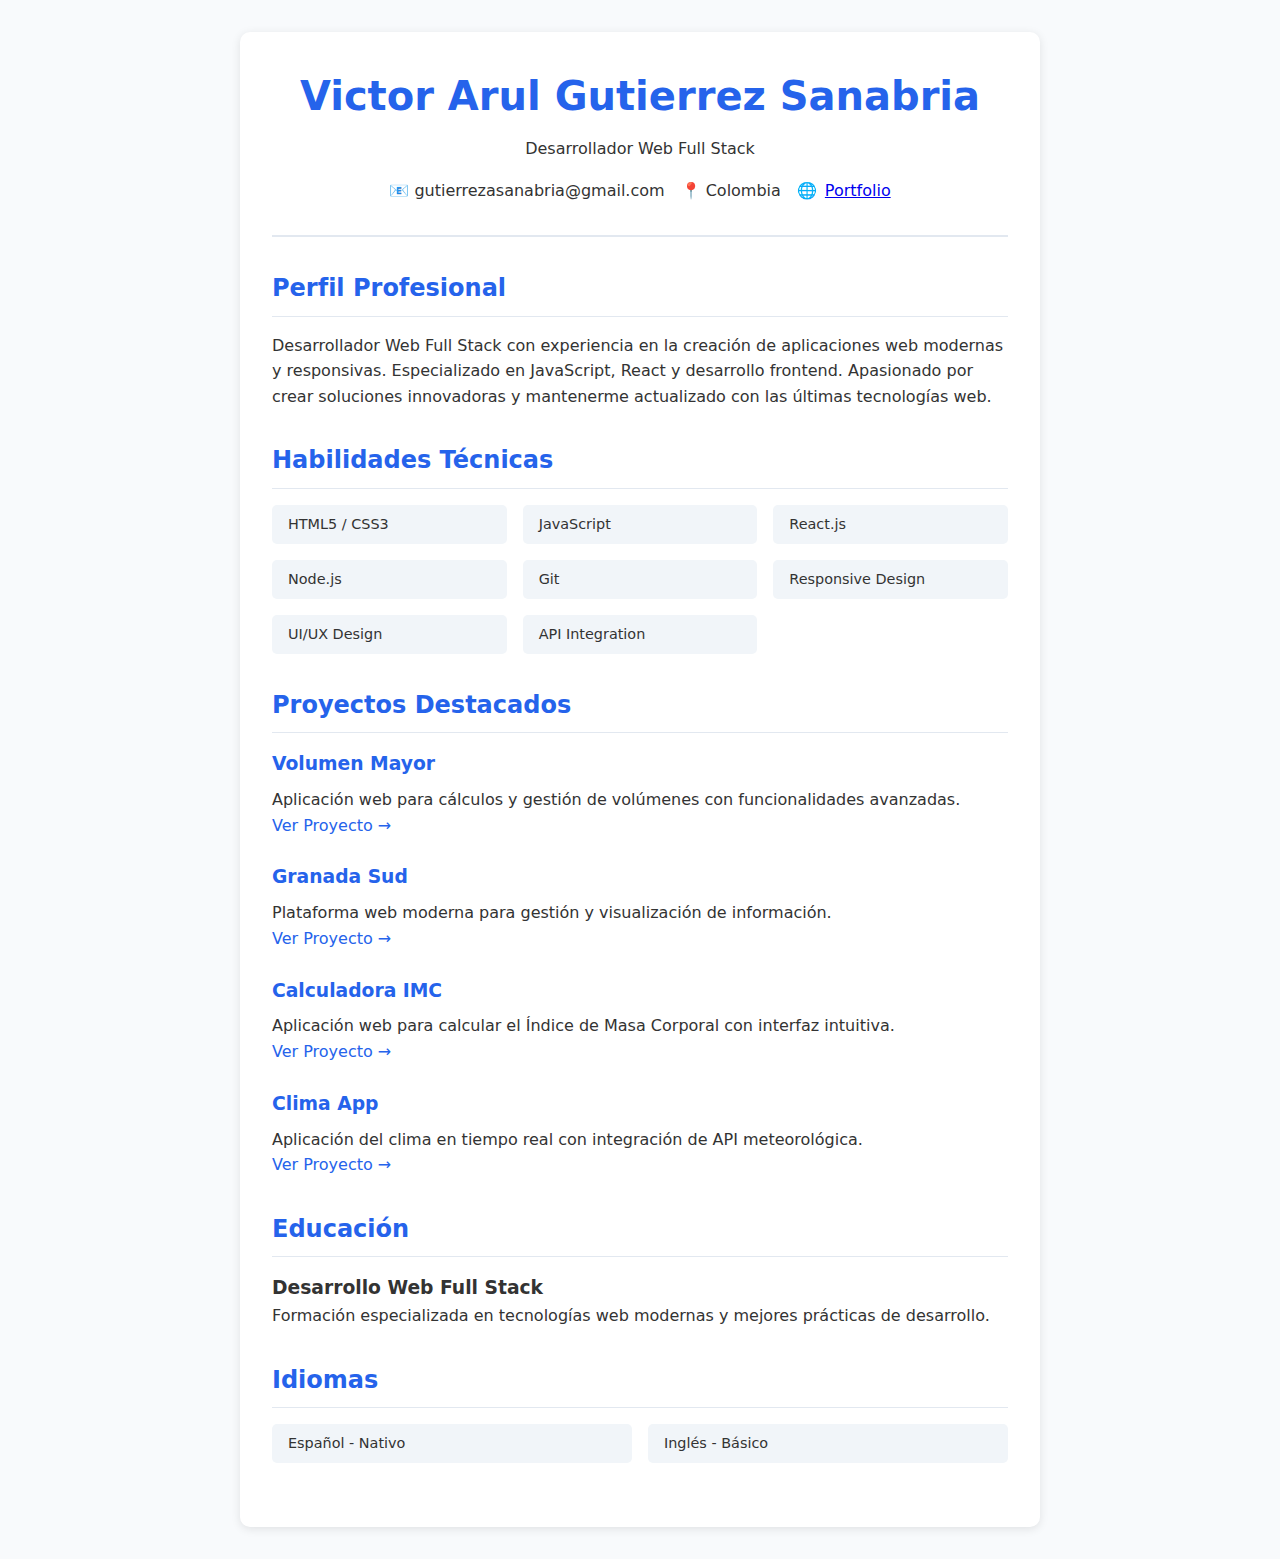
<file: assets/docs/CV_Victor_Gutierrez.html>
<!DOCTYPE html>
<html lang="es">
<head>
    <meta charset="UTF-8">
    <meta name="viewport" content="width=device-width, initial-scale=1.0">
    <title>CV - Victor Arul Gutierrez Sanabria</title>
    <style>
        :root {
            --primary-color: #2563eb;
            --text-color: #333;
            --background-color: #f8fafc;
            --border-color: #e2e8f0;
        }

        * {
            margin: 0;
            padding: 0;
            box-sizing: border-box;
        }

        body {
            font-family: 'Segoe UI', system-ui, sans-serif;
            line-height: 1.6;
            color: var(--text-color);
            background-color: var(--background-color);
            padding: 2rem;
        }

        .cv-container {
            max-width: 800px;
            margin: 0 auto;
            background: white;
            padding: 2rem;
            border-radius: 10px;
            box-shadow: 0 2px 10px rgba(0, 0, 0, 0.1);
        }

        .header {
            text-align: center;
            margin-bottom: 2rem;
            padding-bottom: 1rem;
            border-bottom: 2px solid var(--border-color);
        }

        .header h1 {
            color: var(--primary-color);
            font-size: 2.5rem;
            margin-bottom: 0.5rem;
        }

        .contact-info {
            margin: 1rem 0;
            display: flex;
            justify-content: center;
            flex-wrap: wrap;
            gap: 1rem;
        }

        .contact-info span {
            display: flex;
            align-items: center;
            gap: 0.5rem;
        }

        .section {
            margin-bottom: 2rem;
        }

        .section h2 {
            color: var(--primary-color);
            margin-bottom: 1rem;
            padding-bottom: 0.5rem;
            border-bottom: 1px solid var(--border-color);
        }

        .skill-list {
            display: grid;
            grid-template-columns: repeat(auto-fit, minmax(200px, 1fr));
            gap: 1rem;
            margin-top: 1rem;
        }

        .skill-item {
            background: #f1f5f9;
            padding: 0.5rem 1rem;
            border-radius: 5px;
            font-size: 0.9rem;
        }

        .project {
            margin-bottom: 1.5rem;
        }

        .project h3 {
            color: var(--primary-color);
            margin-bottom: 0.5rem;
        }

        .project-link {
            color: var(--primary-color);
            text-decoration: none;
            font-weight: 500;
        }

        .project-link:hover {
            text-decoration: underline;
        }

        @media print {
            body {
                padding: 0;
                background: white;
            }

            .cv-container {
                box-shadow: none;
                padding: 1rem;
            }
        }

        @media (max-width: 600px) {
            body {
                padding: 1rem;
            }

            .cv-container {
                padding: 1rem;
            }

            .header h1 {
                font-size: 2rem;
            }
        }
    </style>
</head>
<body>
    <div class="cv-container">
        <header class="header">
            <h1>Victor Arul Gutierrez Sanabria</h1>
            <p>Desarrollador Web Full Stack</p>
            <div class="contact-info">
                <span>📧 gutierrezasanabria@gmail.com</span>
                <span>📍 Colombia</span>
                <span>🌐 <a href="https://audaviall.netlify.app/" target="_blank">Portfolio</a></span>
            </div>
        </header>

        <section class="section">
            <h2>Perfil Profesional</h2>
            <p>Desarrollador Web Full Stack con experiencia en la creación de aplicaciones web modernas y responsivas. Especializado en JavaScript, React y desarrollo frontend. Apasionado por crear soluciones innovadoras y mantenerme actualizado con las últimas tecnologías web.</p>
        </section>

        <section class="section">
            <h2>Habilidades Técnicas</h2>
            <div class="skill-list">
                <div class="skill-item">HTML5 / CSS3</div>
                <div class="skill-item">JavaScript</div>
                <div class="skill-item">React.js</div>
                <div class="skill-item">Node.js</div>
                <div class="skill-item">Git</div>
                <div class="skill-item">Responsive Design</div>
                <div class="skill-item">UI/UX Design</div>
                <div class="skill-item">API Integration</div>
            </div>
        </section>

        <section class="section">
            <h2>Proyectos Destacados</h2>
            
            <div class="project">
                <h3>Volumen Mayor</h3>
                <p>Aplicación web para cálculos y gestión de volúmenes con funcionalidades avanzadas.</p>
                <a href="https://volumenmayor.netlify.app/" target="_blank" class="project-link">Ver Proyecto →</a>
            </div>

            <div class="project">
                <h3>Granada Sud</h3>
                <p>Plataforma web moderna para gestión y visualización de información.</p>
                <a href="https://granadasud.netlify.app/" target="_blank" class="project-link">Ver Proyecto →</a>
            </div>

            <div class="project">
                <h3>Calculadora IMC</h3>
                <p>Aplicación web para calcular el Índice de Masa Corporal con interfaz intuitiva.</p>
                <a href="https://imcfuza.netlify.app/" target="_blank" class="project-link">Ver Proyecto →</a>
            </div>

            <div class="project">
                <h3>Clima App</h3>
                <p>Aplicación del clima en tiempo real con integración de API meteorológica.</p>
                <a href="https://climafunval.netlify.app/" target="_blank" class="project-link">Ver Proyecto →</a>
            </div>
        </section>

        <section class="section">
            <h2>Educación</h2>
            <div class="education">
                <h3>Desarrollo Web Full Stack</h3>
                <p>Formación especializada en tecnologías web modernas y mejores prácticas de desarrollo.</p>
            </div>
        </section>

        <section class="section">
            <h2>Idiomas</h2>
            <div class="skill-list">
                <div class="skill-item">Español - Nativo</div>
                <div class="skill-item">Inglés - Básico</div>
            </div>
        </section>
    </div>
</body>
</html>
</file>
